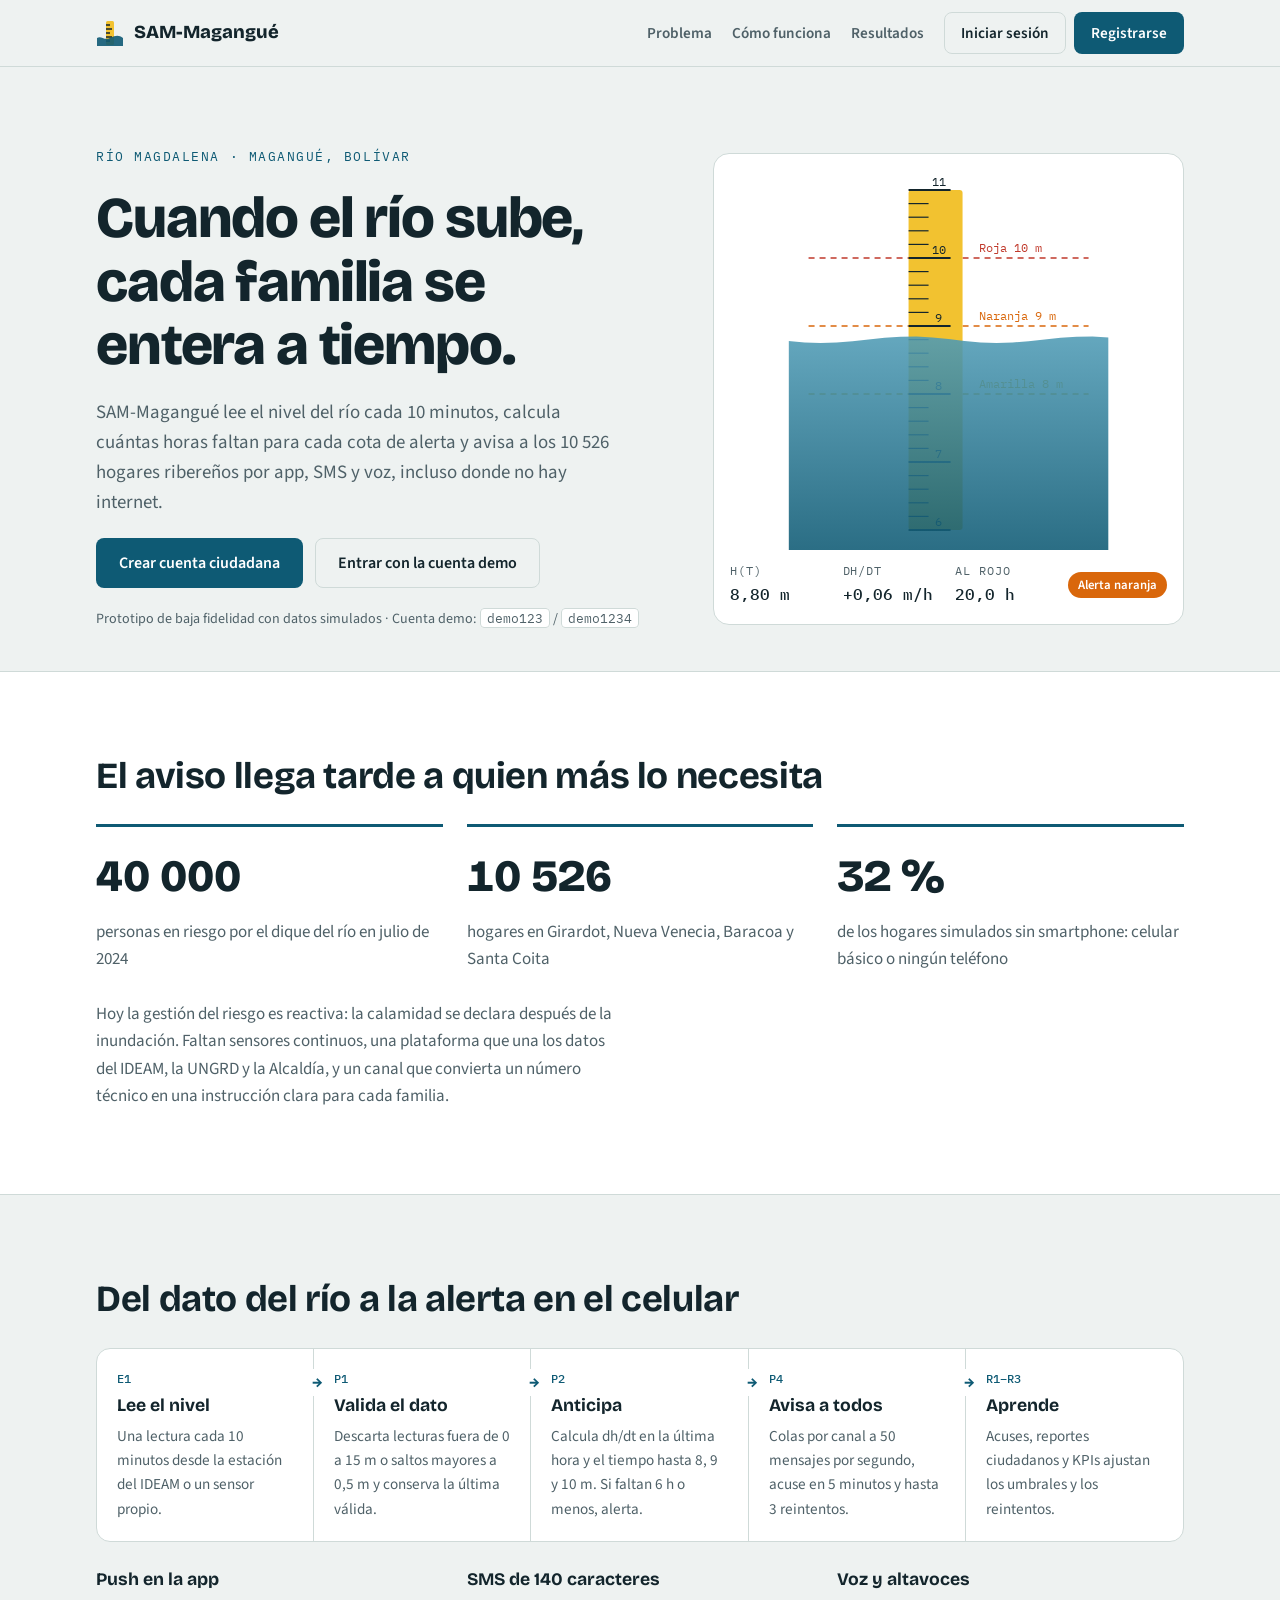
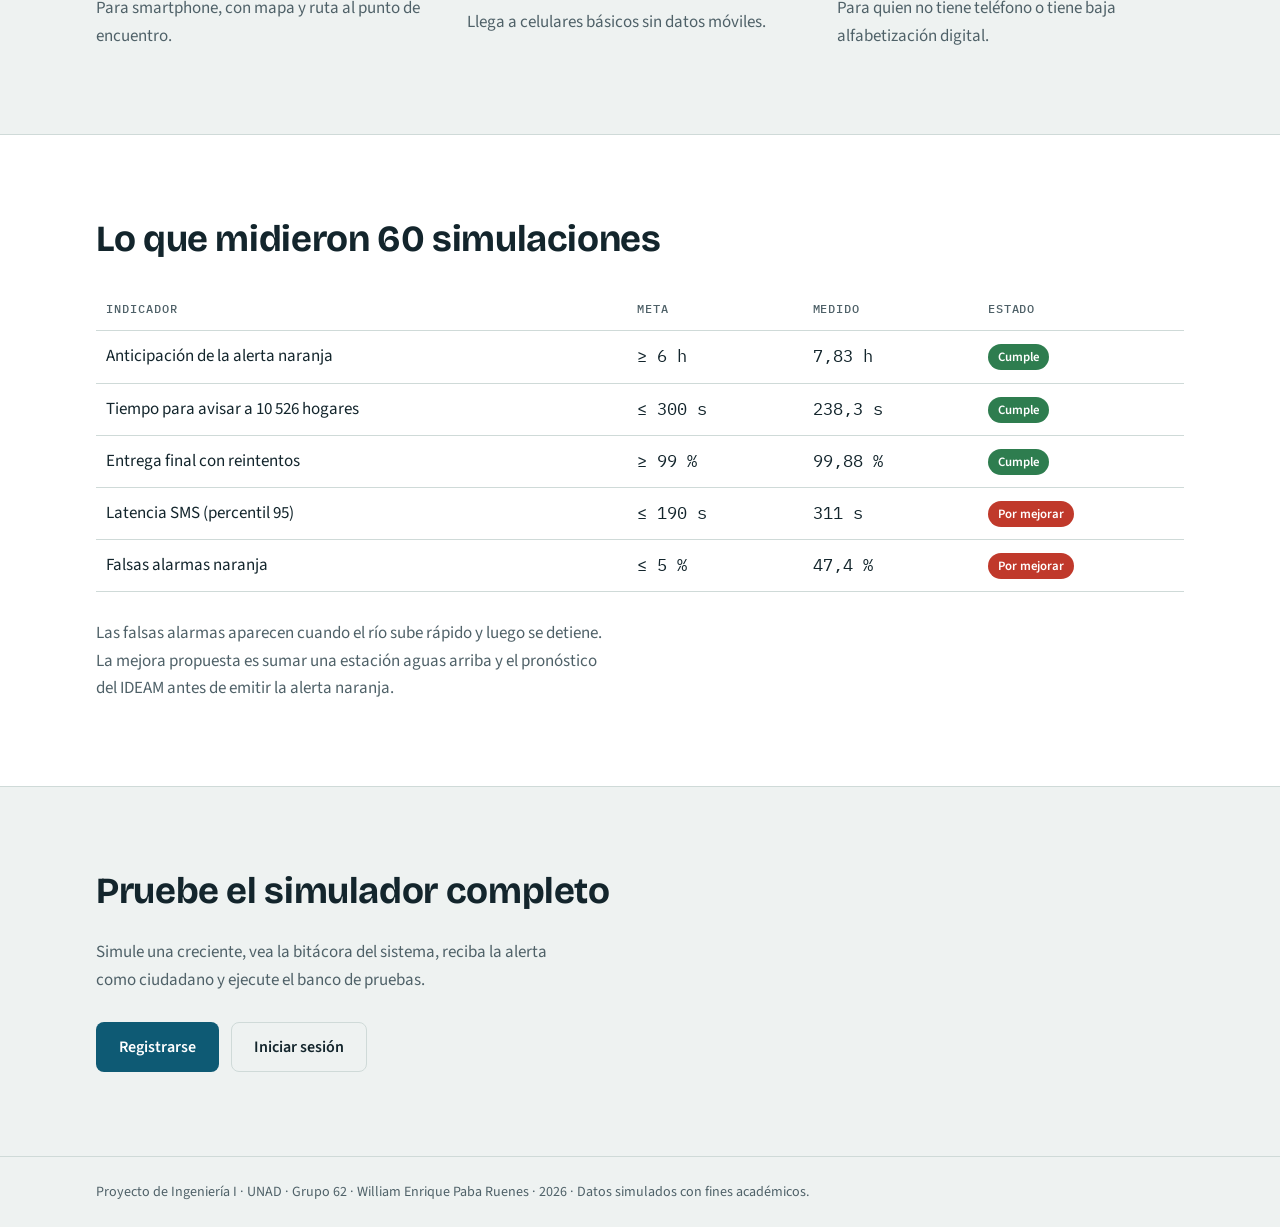
<file: index.html>
<!doctype html>
<html lang="es">
<head>
<meta charset="utf-8">
<meta name="viewport" content="width=device-width, initial-scale=1, viewport-fit=cover">
<title>SAM-Magangué</title>
<meta name="description" content="Sistema de Alerta Multicanal ante crecientes del río Magdalena en Magangué, Bolívar. Prototipo de baja fidelidad, Proyecto de Ingeniería I, UNAD.">
<link rel="preconnect" href="https://fonts.googleapis.com">
<link rel="preconnect" href="https://fonts.gstatic.com" crossorigin>
<link rel="stylesheet" href="https://fonts.googleapis.com/css2?family=Bricolage+Grotesque:opsz,wght@12..96,500;12..96,700;12..96,800&family=IBM+Plex+Mono:wght@400;500&family=Source+Sans+3:wght@400;600&display=swap">
<link rel="stylesheet" href="landing.css">
</head>
<body>
<header class="nav">
  <div class="wrap nav-in">
    <a class="marca" href="#inicio" aria-label="SAM-Magangué, inicio">
      <svg viewBox="0 0 28 28" width="28" height="28" aria-hidden="true"><rect x="10" y="2" width="8" height="24" rx="1.5" fill="var(--regla)"/><path d="M10 6h4M10 10h6M10 14h4M10 18h6M10 22h4" stroke="var(--tinta-fija)" stroke-width="1.6"/><path d="M1 19c4-3 7 3 13 0s9-3 13 0v8H1z" fill="var(--rio)" opacity=".9"/></svg>
      <span>SAM-Magangué</span>
    </a>
    <nav class="nav-links" aria-label="Secciones">
      <a href="#problema">Problema</a><a href="#funciona">Cómo funciona</a><a href="#resultados">Resultados</a>
    </nav>
    <div class="nav-cta">
      <button class="btn ghost" type="button" data-abrir="login">Iniciar sesión</button>
      <button class="btn solid" type="button" data-abrir="registro">Registrarse</button>
    </div>
  </div>
</header>

<main id="inicio">
  <section class="hero">
    <div class="wrap hero-in">
      <div class="hero-txt">
        <p class="eyebrow">Río Magdalena · Magangué, Bolívar</p>
        <h1>Cuando el río sube, cada familia se entera a tiempo.</h1>
        <p class="lead">SAM-Magangué lee el nivel del río cada 10 minutos, calcula cuántas horas faltan para cada cota de alerta y avisa a los 10&nbsp;526 hogares ribereños por app, SMS y voz, incluso donde no hay internet.</p>
        <div class="hero-cta">
          <button class="btn solid lg" type="button" data-abrir="registro">Crear cuenta ciudadana</button>
          <button class="btn ghost lg" type="button" data-abrir="login">Entrar con la cuenta demo</button>
        </div>
        <p class="nota">Prototipo de baja fidelidad con datos simulados · Cuenta demo: <code>demo123</code> / <code>demo1234</code></p>
      </div>

      <figure class="regla-wrap" aria-label="Regla limnimétrica simulada con el nivel del río">
        <svg id="regla" viewBox="0 0 320 380" role="img">
          <title>Nivel del río en la regla limnimétrica</title>
          <defs>
            <clipPath id="vaso"><rect x="0" y="0" width="320" height="380"/></clipPath>
            <linearGradient id="agua" x1="0" y1="0" x2="0" y2="1"><stop offset="0" stop-color="var(--rio-claro)"/><stop offset="1" stop-color="var(--rio)"/></linearGradient>
          </defs>
          <g id="umbrales"></g>
          <rect x="120" y="20" width="54" height="340" fill="var(--regla)" rx="3"/>
          <g id="marcas"></g>
          <g clip-path="url(#vaso)"><path id="ola" fill="url(#agua)" opacity=".88"/></g>
        </svg>
        <figcaption class="lectura">
          <div><span class="k">h(t)</span><b id="lec-h">7,40 m</b></div>
          <div><span class="k">dh/dt</span><b id="lec-v">+0,06 m/h</b></div>
          <div><span class="k">al rojo</span><b id="lec-t">—</b></div>
          <span id="lec-estado" class="chip verde">Normal</span>
        </figcaption>
      </figure>
    </div>
  </section>

  <section id="problema" class="banda">
    <div class="wrap">
      <h2>El aviso llega tarde a quien más lo necesita</h2>
      <div class="cifras">
        <div><b>40&nbsp;000</b><span>personas en riesgo por el dique del río en julio de 2024</span></div>
        <div><b>10&nbsp;526</b><span>hogares en Girardot, Nueva Venecia, Baracoa y Santa Coita</span></div>
        <div><b>32&nbsp;%</b><span>de los hogares simulados sin smartphone: celular básico o ningún teléfono</span></div>
      </div>
      <p class="texto">Hoy la gestión del riesgo es reactiva: la calamidad se declara después de la inundación. Faltan sensores continuos, una plataforma que una los datos del IDEAM, la UNGRD y la Alcaldía, y un canal que convierta un número técnico en una instrucción clara para cada familia.</p>
    </div>
  </section>

  <section id="funciona">
    <div class="wrap">
      <h2>Del dato del río a la alerta en el celular</h2>
      <ol class="flujo">
        <li><span class="cod">E1</span><h3>Lee el nivel</h3><p>Una lectura cada 10 minutos desde la estación del IDEAM o un sensor propio.</p></li>
        <li><span class="cod">P1</span><h3>Valida el dato</h3><p>Descarta lecturas fuera de 0 a 15 m o saltos mayores a 0,5 m y conserva la última válida.</p></li>
        <li><span class="cod">P2</span><h3>Anticipa</h3><p>Calcula dh/dt en la última hora y el tiempo hasta 8, 9 y 10 m. Si faltan 6 h o menos, alerta.</p></li>
        <li><span class="cod">P4</span><h3>Avisa a todos</h3><p>Colas por canal a 50 mensajes por segundo, acuse en 5 minutos y hasta 3 reintentos.</p></li>
        <li><span class="cod">R1–R3</span><h3>Aprende</h3><p>Acuses, reportes ciudadanos y KPIs ajustan los umbrales y los reintentos.</p></li>
      </ol>
      <div class="canales">
        <div><h3>Push en la app</h3><p>Para smartphone, con mapa y ruta al punto de encuentro.</p></div>
        <div><h3>SMS de 140 caracteres</h3><p>Llega a celulares básicos sin datos móviles.</p></div>
        <div><h3>Voz y altavoces</h3><p>Para quien no tiene teléfono o tiene baja alfabetización digital.</p></div>
      </div>
    </div>
  </section>

  <section id="resultados" class="banda">
    <div class="wrap">
      <h2>Lo que midieron 60 simulaciones</h2>
      <div class="tabla-wrap">
        <table>
          <thead><tr><th>Indicador</th><th>Meta</th><th>Medido</th><th>Estado</th></tr></thead>
          <tbody>
            <tr><td>Anticipación de la alerta naranja</td><td>≥ 6 h</td><td>7,83 h</td><td><span class="chip verde">Cumple</span></td></tr>
            <tr><td>Tiempo para avisar a 10 526 hogares</td><td>≤ 300 s</td><td>238,3 s</td><td><span class="chip verde">Cumple</span></td></tr>
            <tr><td>Entrega final con reintentos</td><td>≥ 99 %</td><td>99,88 %</td><td><span class="chip verde">Cumple</span></td></tr>
            <tr><td>Latencia SMS (percentil 95)</td><td>≤ 190 s</td><td>311 s</td><td><span class="chip roja">Por mejorar</span></td></tr>
            <tr><td>Falsas alarmas naranja</td><td>≤ 5 %</td><td>47,4 %</td><td><span class="chip roja">Por mejorar</span></td></tr>
          </tbody>
        </table>
      </div>
      <p class="texto">Las falsas alarmas aparecen cuando el río sube rápido y luego se detiene. La mejora propuesta es sumar una estación aguas arriba y el pronóstico del IDEAM antes de emitir la alerta naranja.</p>
    </div>
  </section>

  <section class="cierre">
    <div class="wrap cierre-in">
      <h2>Pruebe el simulador completo</h2>
      <p>Simule una creciente, vea la bitácora del sistema, reciba la alerta como ciudadano y ejecute el banco de pruebas.</p>
      <div class="hero-cta"><button class="btn solid lg" type="button" data-abrir="registro">Registrarse</button><button class="btn ghost lg" type="button" data-abrir="login">Iniciar sesión</button></div>
    </div>
  </section>
</main>

<footer class="pie"><div class="wrap">Proyecto de Ingeniería I · UNAD · Grupo 62 · William Enrique Paba Ruenes · 2026 · Datos simulados con fines académicos.</div></footer>

<dialog id="auth" aria-labelledby="auth-titulo">
  <form method="dialog" class="cerrar-form"><button class="x" aria-label="Cerrar">×</button></form>
  <h2 id="auth-titulo">Acceso a SAM-Magangué</h2>
  <div class="pestanas" role="tablist">
    <button type="button" role="tab" id="tab-login" aria-selected="true" data-vista="login">Iniciar sesión</button>
    <button type="button" role="tab" id="tab-registro" aria-selected="false" data-vista="registro">Registrarse</button>
  </div>

  <form id="f-login" class="form" novalidate>
    <label for="l-usuario">Usuario</label>
    <input id="l-usuario" autocomplete="username" required placeholder="demo123">
    <label for="l-clave">Contraseña</label>
    <input id="l-clave" type="password" autocomplete="current-password" required placeholder="demo1234">
    <p class="error" id="l-error" role="alert" hidden></p>
    <button class="btn solid lg" type="submit">Entrar al simulador</button>
    <button class="btn ghost" type="button" id="usar-demo">Usar cuenta demo</button>
  </form>

  <form id="f-registro" class="form" novalidate hidden>
    <label for="r-nombre">Nombre completo</label>
    <input id="r-nombre" required autocomplete="name" placeholder="Ej.: Ana Pérez">
    <div class="dos">
      <div><label for="r-barrio">Barrio</label>
        <select id="r-barrio"><option value="gir">Girardot</option><option value="nv">Nueva Venecia</option><option value="bar">Baracoa</option><option value="sc">Santa Coita</option></select></div>
      <div><label for="r-canal">Canal preferido</label>
        <select id="r-canal"><option value="push">App (push)</option><option value="sms">SMS</option><option value="voz">Llamada de voz</option></select></div>
    </div>
    <label for="r-usuario">Usuario</label>
    <input id="r-usuario" required autocomplete="username" placeholder="mínimo 4 caracteres">
    <label for="r-clave">Contraseña</label>
    <input id="r-clave" type="password" required autocomplete="new-password" placeholder="mínimo 6 caracteres">
    <label class="check"><input id="r-acepto" type="checkbox"> Autorizo el tratamiento de mi teléfono, barrio y canal para recibir alertas (Ley 1581 de 2012).</label>
    <p class="error" id="r-error" role="alert" hidden></p>
    <button class="btn solid lg" type="submit">Crear cuenta y entrar</button>
    <p class="nota">Cuenta de demostración guardada solo en este navegador. No use una contraseña real.</p>
  </form>
</dialog>

<script src="landing.js"></script>
</body>
</html>
</file>
<file: landing.css>
/* Concepto: la regla limnimétrica del río como identidad; bandas horizontales como cotas de agua. */
:root{
  --fondo:#eef2f1;        /* limo claro */
  --papel:#ffffff;
  --tinta:#13252c;
  --suave:#4f6168;
  --linea:#cfdad8;
  --rio:#0e5a74;
  --rio-claro:#4f9bb5;
  --regla:#f2c230;        /* amarillo de regla limnimétrica */
  --tinta-fija:#13252c;
  --verde:#2e7d4f;--amarilla:#d9a400;--naranja:#d9670b;--roja:#c0392b;
  --f-display:"Bricolage Grotesque","Segoe UI",system-ui,sans-serif;
  --f-texto:"Source Sans 3","Segoe UI",system-ui,sans-serif;
  --f-dato:"IBM Plex Mono",Consolas,monospace;
}
@media (prefers-color-scheme:dark){:root:not([data-theme="light"]){
  --fondo:#0c1a1f;--papel:#122429;--tinta:#e3eeee;--suave:#9db2b5;--linea:#24393e;--rio:#2c7f9c;--rio-claro:#6fb8d1;color-scheme:dark}}
:root[data-theme="dark"]{--fondo:#0c1a1f;--papel:#122429;--tinta:#e3eeee;--suave:#9db2b5;--linea:#24393e;--rio:#2c7f9c;--rio-claro:#6fb8d1;color-scheme:dark}

*{box-sizing:border-box}
[hidden]{display:none!important}
html{scroll-behavior:smooth}
@media (prefers-reduced-motion:reduce){html{scroll-behavior:auto}}
body{margin:0;background:var(--fondo);color:var(--tinta);font:17px/1.6 var(--f-texto)}
.wrap{max-width:1120px;margin:0 auto;padding-left:max(16px,env(safe-area-inset-left,0px));padding-right:max(16px,env(safe-area-inset-right,0px))}
h1,h2,h3{font-family:var(--f-display);text-wrap:balance;margin:0;line-height:1.1}
h1{font-size:clamp(2.1rem,5vw,3.6rem);font-weight:800;letter-spacing:-.02em}
h2{font-size:clamp(1.6rem,3.2vw,2.3rem);font-weight:700;letter-spacing:-.01em}
h3{font-size:1.1rem;font-weight:700}
p{margin:0}
code{font-family:var(--f-dato);font-size:.9em;background:var(--papel);border:1px solid var(--linea);padding:1px 6px;border-radius:4px}
a{color:var(--rio)}
:focus-visible{outline:3px solid var(--regla);outline-offset:2px}

body::before{content:"";position:fixed;inset:0 0 auto;height:env(safe-area-inset-top,0px);z-index:10;background:var(--fondo)}
.nav{position:sticky;top:env(safe-area-inset-top,0px);z-index:5;background:color-mix(in srgb,var(--fondo) 88%,transparent);backdrop-filter:blur(8px);border-bottom:1px solid var(--linea)}
.nav-in{display:flex;align-items:center;gap:20px;padding-block:12px}
.marca{display:flex;align-items:center;gap:10px;font-family:var(--f-display);font-weight:800;font-size:1.15rem;color:var(--tinta);text-decoration:none}
.nav-links{display:flex;gap:20px;margin-left:auto}
.nav-links a{color:var(--suave);text-decoration:none;font-weight:600;font-size:.95rem}
.nav-links a:hover{color:var(--tinta)}
.nav-cta{display:flex;gap:8px}
@media(max-width:820px){.nav-links{display:none}.nav-cta{margin-left:auto}}
@media(max-width:440px){.nav-cta .ghost{display:none}}

.btn{font:600 .95rem var(--f-texto);border-radius:8px;padding:9px 16px;cursor:pointer;border:1.5px solid transparent;transition:transform .12s,background .12s}
.btn:active{transform:translateY(1px)}
.btn.solid{background:var(--rio);color:#fff}
.btn.solid:hover{background:color-mix(in srgb,var(--rio) 85%,#000)}
.btn.ghost{background:transparent;color:var(--tinta);border-color:var(--linea)}
.btn.ghost:hover{border-color:var(--tinta)}
.btn.lg{padding:13px 22px;font-size:1rem}

.hero{padding-block:clamp(36px,7vw,80px) 40px}
.hero-in{display:grid;grid-template-columns:1.25fr 1fr;gap:48px;align-items:center}
.hero-txt{display:grid;gap:20px;min-width:0}
.eyebrow{font-family:var(--f-dato);font-size:.8rem;text-transform:uppercase;letter-spacing:.12em;color:var(--rio)}
.lead{font-size:1.18rem;color:var(--suave);max-width:58ch}
.hero-cta{display:flex;flex-wrap:wrap;gap:12px}
.nota{font-size:.88rem;color:var(--suave)}
@media(max-width:860px){.hero-in{grid-template-columns:1fr}}

.regla-wrap{margin:0;background:var(--papel);border:1px solid var(--linea);border-radius:16px;padding:16px;display:grid;gap:12px;min-width:0}
#regla{width:100%;height:auto;display:block;max-height:380px}
.lectura{display:grid;grid-template-columns:repeat(3,1fr) auto;gap:10px;align-items:center;font-family:var(--f-dato);font-variant-numeric:tabular-nums}
.lectura .k{display:block;font-size:.72rem;color:var(--suave);text-transform:uppercase;letter-spacing:.08em}
.lectura b{font-size:1.02rem;font-weight:500}
@media(max-width:420px){.lectura{grid-template-columns:repeat(2,1fr)}}

.chip{display:inline-block;font:600 .8rem var(--f-texto);padding:4px 10px;border-radius:999px;color:#fff;white-space:nowrap}
.chip.verde{background:var(--verde)}.chip.amarilla{background:var(--amarilla);color:#1d1600}.chip.naranja{background:var(--naranja)}.chip.roja{background:var(--roja)}

section{padding-block:clamp(48px,7vw,84px)}
section .wrap{display:grid;gap:28px}
.banda{background:var(--papel);border-block:1px solid var(--linea)}
.texto{max-width:65ch;color:var(--suave)}
.cifras{display:grid;grid-template-columns:repeat(3,1fr);gap:24px}
.cifras div{display:grid;gap:6px;border-top:3px solid var(--rio);padding-top:14px}
.cifras b{font-family:var(--f-display);font-size:clamp(2rem,4vw,2.8rem);font-weight:800;font-variant-numeric:tabular-nums}
.cifras span{color:var(--suave)}
@media(max-width:700px){.cifras{grid-template-columns:1fr}}

.flujo{list-style:none;margin:0;padding:0;display:grid;grid-template-columns:repeat(5,1fr);gap:0;border:1px solid var(--linea);border-radius:14px;overflow:hidden;background:var(--papel)}
.flujo li{padding:20px;display:grid;gap:8px;align-content:start;border-right:1px solid var(--linea);position:relative}
.flujo li:last-child{border-right:0}
.flujo li:not(:last-child)::after{content:"→";position:absolute;right:-9px;top:20px;background:var(--papel);color:var(--rio);font-weight:700;z-index:1}
.flujo p{color:var(--suave);font-size:.95rem}
.cod{font-family:var(--f-dato);font-size:.78rem;color:var(--rio);font-weight:500}
@media(max-width:900px){.flujo{grid-template-columns:1fr}.flujo li{border-right:0;border-bottom:1px solid var(--linea)}.flujo li:last-child{border-bottom:0}.flujo li::after{display:none}}
.canales{display:grid;grid-template-columns:repeat(3,1fr);gap:24px}
.canales div{display:grid;gap:6px}
.canales p{color:var(--suave)}
@media(max-width:700px){.canales{grid-template-columns:1fr}}

.tabla-wrap{overflow-x:auto}
table{border-collapse:collapse;width:100%;min-width:520px;font-variant-numeric:tabular-nums}
th,td{text-align:left;padding:12px 10px;border-bottom:1px solid var(--linea)}
th{font-family:var(--f-dato);font-size:.75rem;text-transform:uppercase;letter-spacing:.08em;color:var(--suave);font-weight:500}
td:nth-child(2),td:nth-child(3){font-family:var(--f-dato)}

.cierre-in{justify-items:start}
.cierre p{color:var(--suave);max-width:60ch}
.pie{border-top:1px solid var(--linea);padding-block:24px;color:var(--suave);font-size:.88rem}

dialog{border:1px solid var(--linea);border-radius:16px;padding:24px;width:min(460px,calc(100vw - 32px));background:var(--papel);color:var(--tinta)}
dialog::backdrop{background:rgb(8 20 24 / .55)}
.cerrar-form{position:absolute;right:12px;top:10px;margin:0}
.x{background:none;border:0;font-size:1.6rem;cursor:pointer;color:var(--suave);line-height:1}
#auth-titulo{font-size:1.4rem;margin-bottom:14px}
.pestanas{display:grid;grid-template-columns:1fr 1fr;background:var(--fondo);border-radius:10px;padding:4px;margin-bottom:16px}
.pestanas button{font:600 .95rem var(--f-texto);border:0;background:transparent;color:var(--suave);padding:8px;border-radius:8px;cursor:pointer}
.pestanas button[aria-selected="true"]{background:var(--papel);color:var(--tinta);box-shadow:0 1px 2px rgb(0 0 0 / .12)}
.form{display:grid;gap:8px}
.form label{font-weight:600;font-size:.9rem}
.form input:not([type=checkbox]),.form select{font:inherit;font-size:1rem;padding:10px 12px;border:1px solid var(--linea);border-radius:8px;background:var(--fondo);color:var(--tinta);width:100%}
.form .btn{margin-top:6px}
.dos{display:grid;grid-template-columns:1fr 1fr;gap:10px}
.dos>div{display:grid;gap:8px;min-width:0}
.check{display:flex;gap:8px;align-items:flex-start;font-weight:400!important;font-size:.85rem!important;color:var(--suave)}
.check input{margin-top:4px}
.error{color:var(--roja);font-size:.9rem;font-weight:600}
</file>
